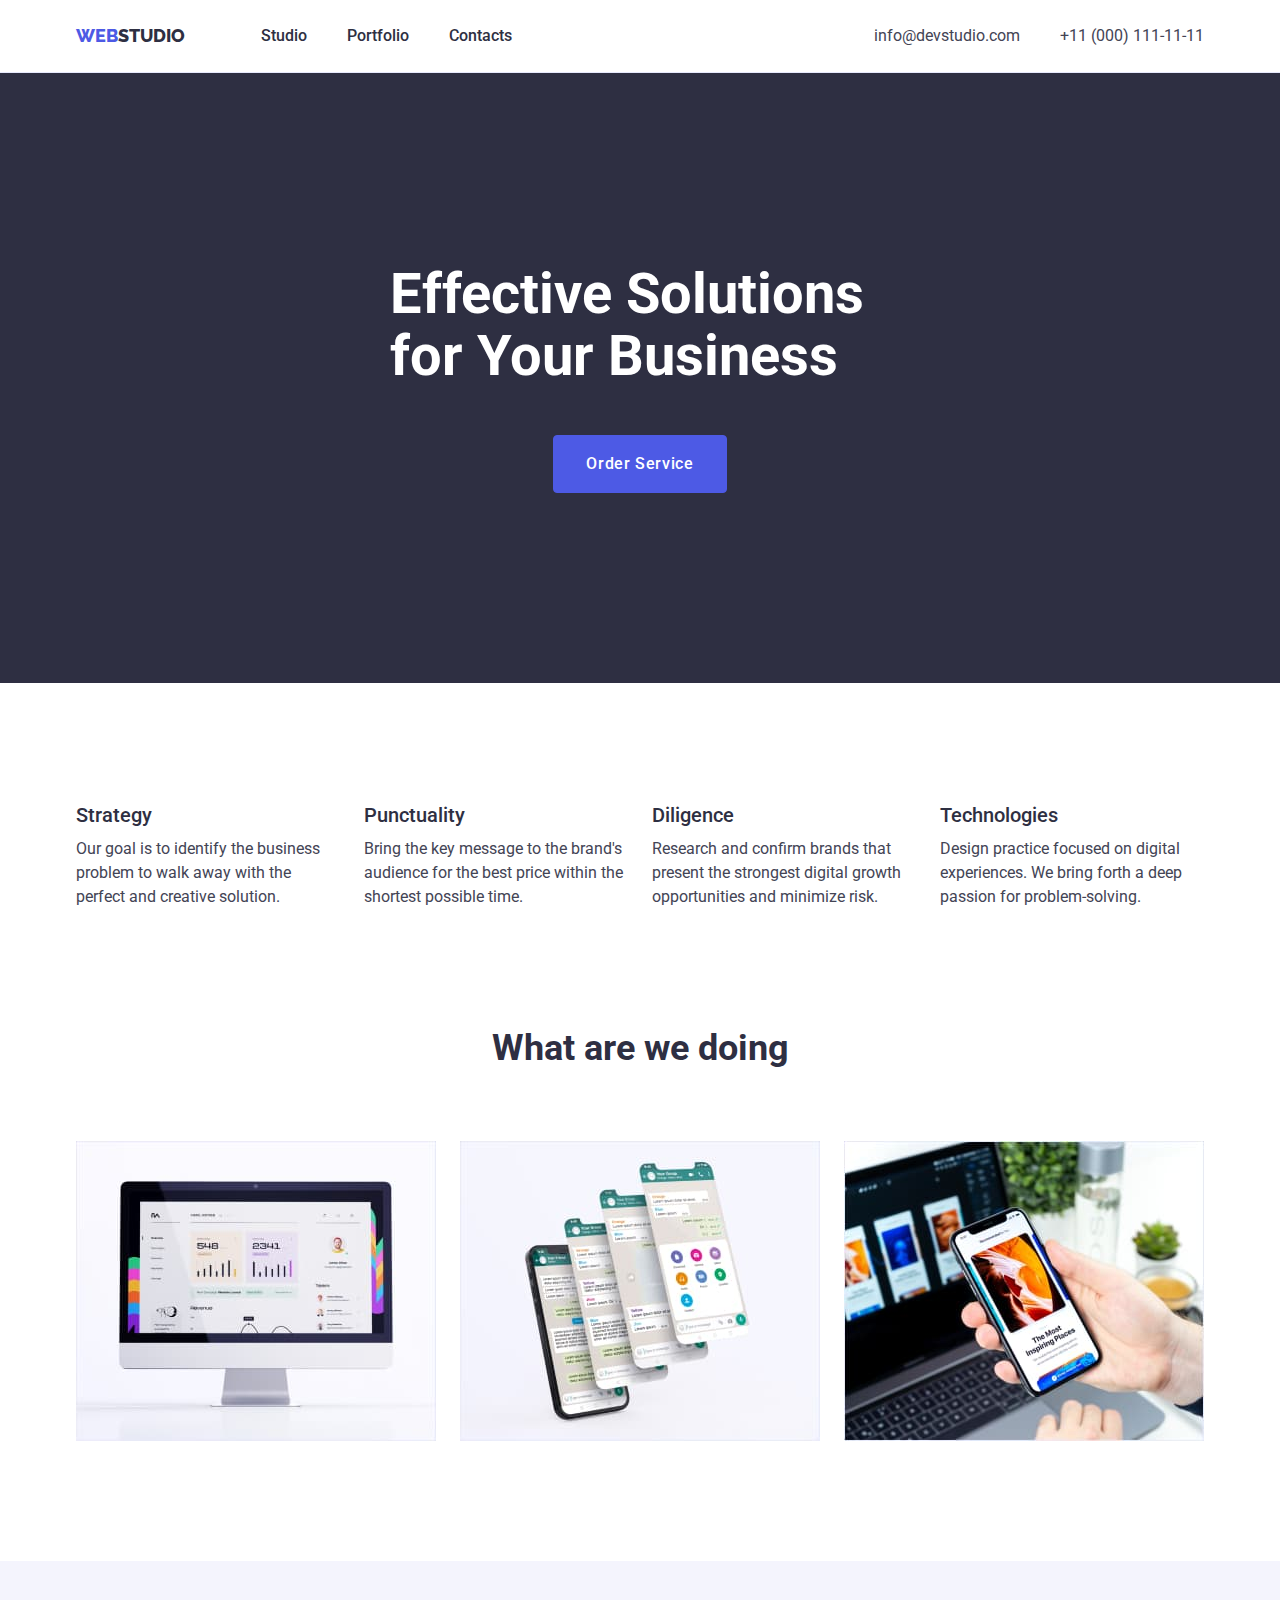
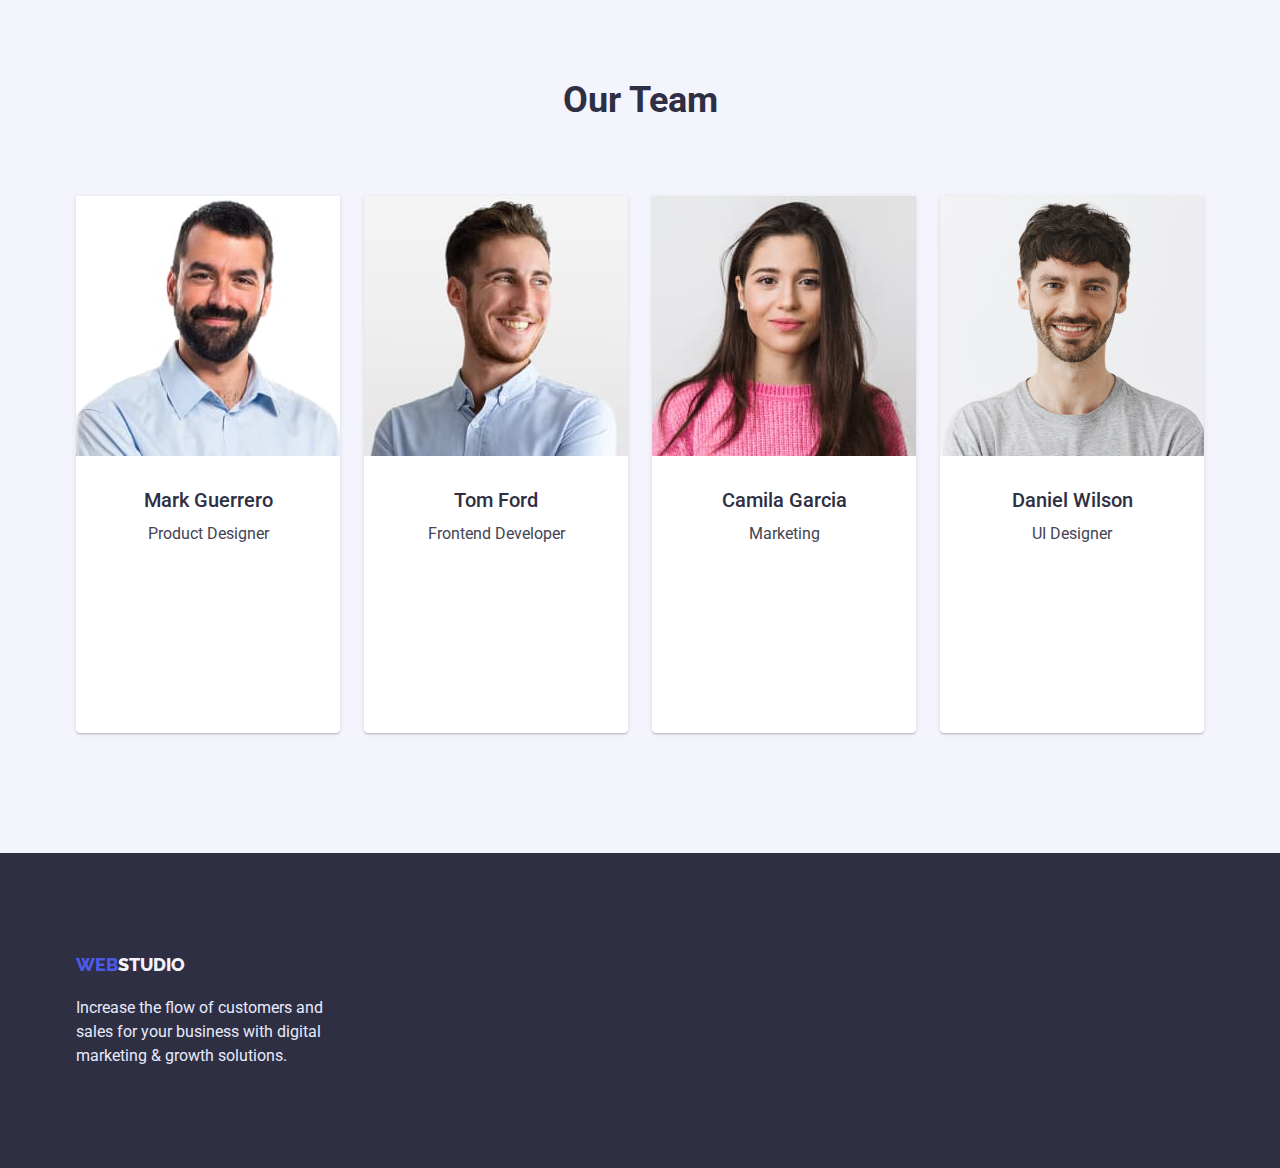
<file: index.html>
<!DOCTYPE html>
<html lang="en">
<head>
    <meta charset="UTF-8">
    <meta http-equiv="X-UA-Compatible" content="IE=edge">
    <meta name="viewport" content="width=device-width, initial-scale=1.0">
    <link rel="preconnect" href="https://fonts.googleapis.com">
    <link rel="preconnect" href="https://fonts.gstatic.com" crossorigin>
    <link href="https://fonts.googleapis.com/css2?family=Raleway:wght@800&family=Roboto:wght@400;500;700;900&display=swap" rel="stylesheet">
    <link rel="stylesheet" href="https://cdnjs.cloudflare.com/ajax/libs/modern-normalize/1.1.0/modern-normalize.min.css">   
    <link rel="stylesheet" href="./css/style.css">
    <title>Document</title>
</head>
<body>
    <!--Header-->
    <header class="header">
    <div class="container header-container">
<nav class="nav">
<a class="logo" href="./index.html"><span class="site-logo">WEB</span>STUDIO</a>
<ul class="nav-list list">
    <li class="header-item"> <a class="nav-link" href="./index.html">Studio</a> </li>
    <li class="header-item"> <a class="nav-link"  href="./portfolio.html">Portfolio</a> </li>
    <li class="header-item"> <a class="nav-link" href="./index.html">Contacts</a> </li>
</ul>
</nav>
<address class="address">
    <ul class="adress-list list"> 
    <li class="adress-item">
        <a class="mail-link" href="mailto:info@devstudio.com">info@devstudio.com
        </a>
    </li>
    <li class="adress-item">
        <a class="tel-link" href="tel:+110001111111">+11 (000) 111-11-11</a>
    </li>
    </ul>
</address>
</div>
</header>
<!--Main-->
<main>
    <!--Section 1-->
<section class="hero"> 
    <div class="container">
     <h1 class="hero-text">Effective Solutions for Your Business
    </h1>
    <button class="button-hero" type="button">Order Service</button>
    </div>
</section>
<!--Section 2-->
<section class="section"> 
    <div class="container">
<h2 hidden> Our opportunities</h2>
<ul class="main-list list">
<li class="main-item"> 
<h3 class="main-title">Strategy</h3> <p class="main-text">Our goal is to identify the business problem to walk away with the perfect and creative solution.</p> 
</li>
<li class="main-item"> 
<h3 class="main-title">Punctuality</h3> <p class="main-text">Bring the key message to the brand's audience for the best price within the shortest possible time.
</p>
</li>
<li class="main-item">
    <h3 class="main-title">Diligence</h3> <p class="main-text">Research and confirm brands that present the strongest digital growth opportunities and minimize risk.
    </p>
</li>
<li class="main-item"> 
    <h3 class="main-title">Technologies</h3> <p class="main-text">Design practice focused on digital experiences. We bring forth a deep passion for problem-solving.
    </p>
</li>
 </ul>
</div>
</section>
<!--Section 3-->
<section class="photos">
    <div class="container ">
<h2 class="photos-title">What are we doing</h2>
<ul class="photos-list list">
    <li class="photos-item"><img src="./images/photo-1.jpg" alt="pc" width="360"></li>
    <li class="photos-item"><img src="./images/photo-2.jpg" alt="mobile app" width="360"></li>
    <li class="photos-item"><img src="./images/photo-3.jpg" alt="phone in hand" width="360"></li>
</ul>
</div>
</section>
<!--Section 4-->
<section class="main-team">
    <div class="container team-container">
    <h2 class="team">Our Team</h2>
    <ul class="team-list list">
    <li class="team-item">
        <img src="./images/mark-photo.jpg" alt="mark on photo" width="264">
        <div class="team-content">
        <h3 class="team-title">Mark Guerrero</h3> <p class="team-text">Product Designer</p>
        <div class="team-icon">
        <svg width="40"> <circle><use hre="#icon-clock2"></use></circle> </svg>
        <svg width="40"> <circle><use hre="#icon-clock2"></use> </circle></svg> 
        <svg width="40"> <circle><use hre="#icon-clock2"></use> </circle></svg>
        <svg width="40"> <circle r="100" cx="200" fill="red"><use hre="#icon-clock2"></use> </circle></svg>
        </div>
    </div>
    </li>
    <li class="team-item"> <img src="./images/tom-photo.jpg" alt="tom on photo" width="264">
        <div class="team-content">
        <h3 class="team-title">Tom Ford</h3> <p class="team-text">Frontend Developer</p>
    </div>
    </li>
    <li class="team-item"> <img src="./images/camila-photo.jpg" alt="camila on photo" width="264">
        <div class="team-content">
        <h3 class="team-title">Camila Garcia</h3> <p class="team-text">Marketing</p>
    </div>
    </li>
    <li class="team-item"> <img src="./images/danial-photo.jpg" alt="daniel on photo" width="264">
        <div class="team-content">
        <h3 class="team-title">Daniel Wilson</h3> <p class="team-text">UI Designer</p>
    </div>
    </li>
    </ul>
</div>
</section>
</main>
<!--Footer-->
<footer class="footer">
    <div class="container">
    <a class="logo-footer" href="./index.html"><span class="site-logo">WEB</span>STUDIO</a>
<p class="footer-text">
 Increase the flow of customers and sales for your business with digital marketing & growth solutions.
</p>
</div>
</footer>
</body>
</html>
</file>
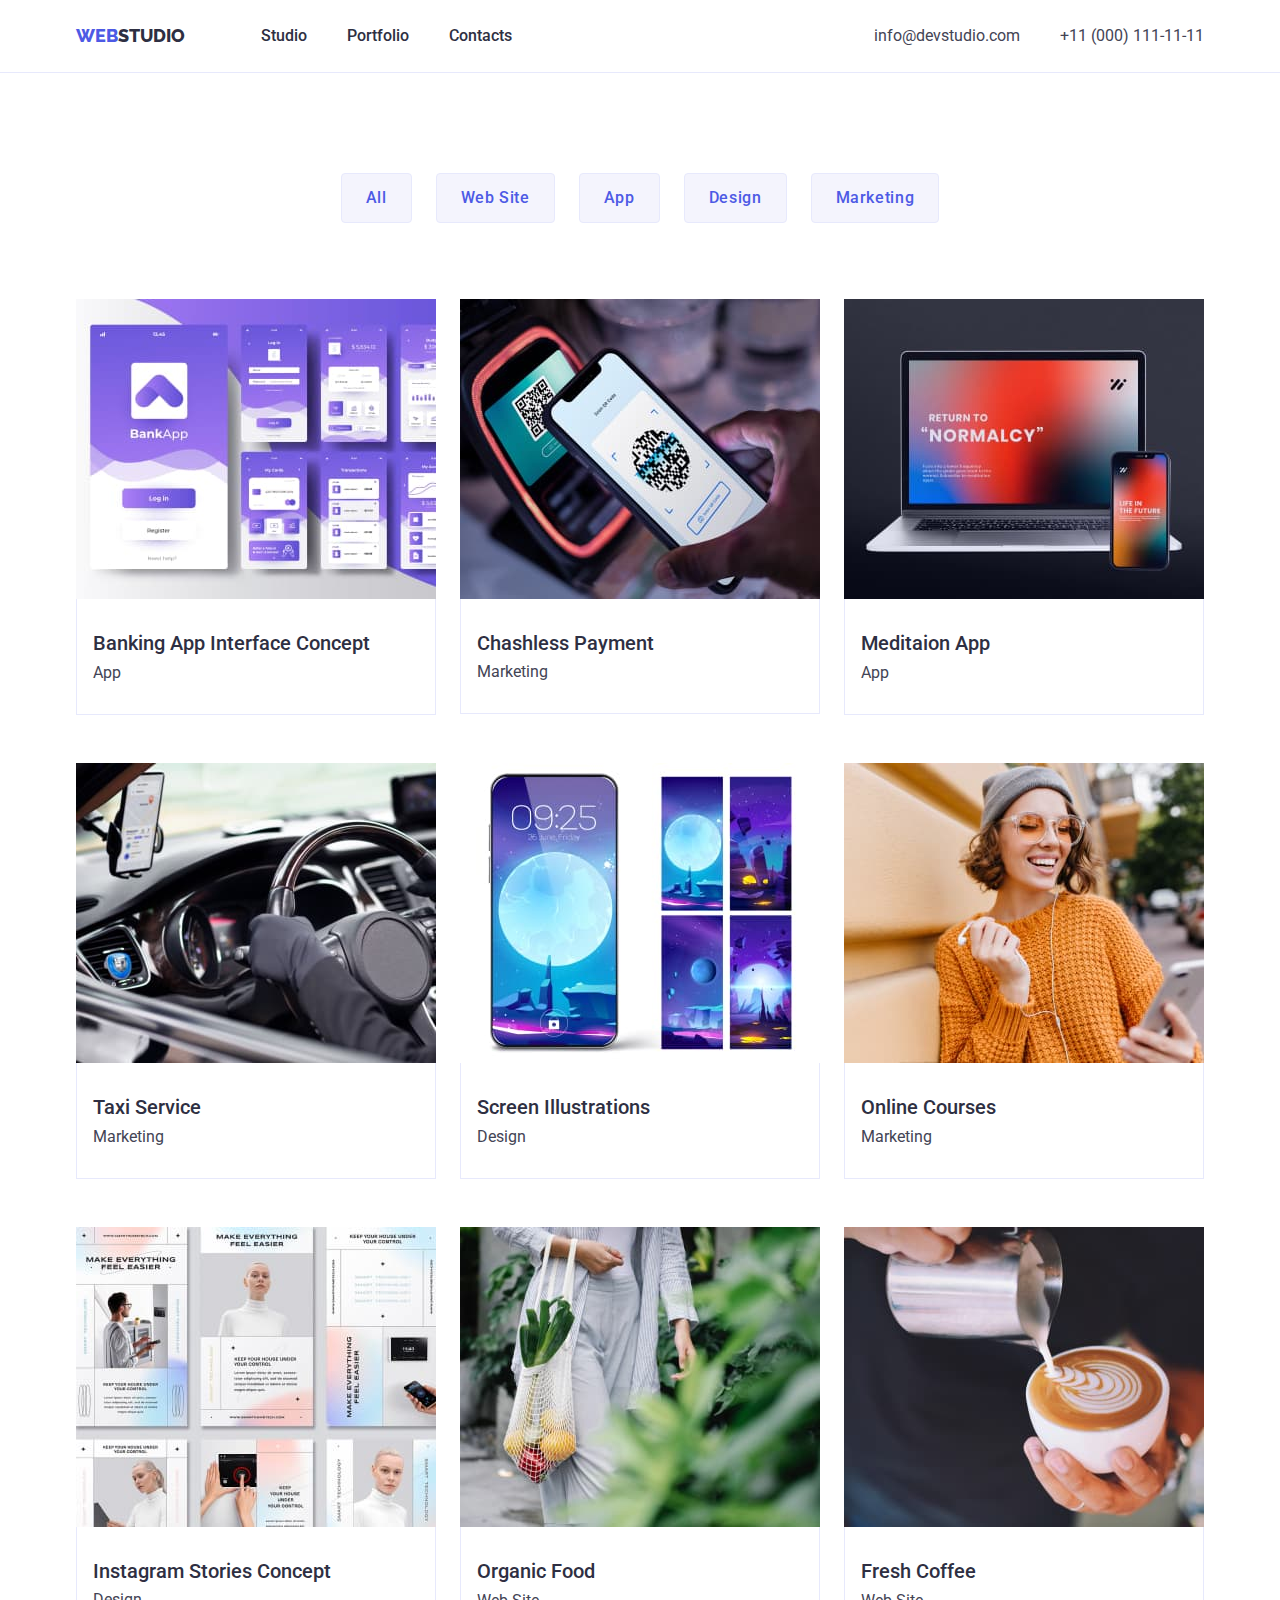
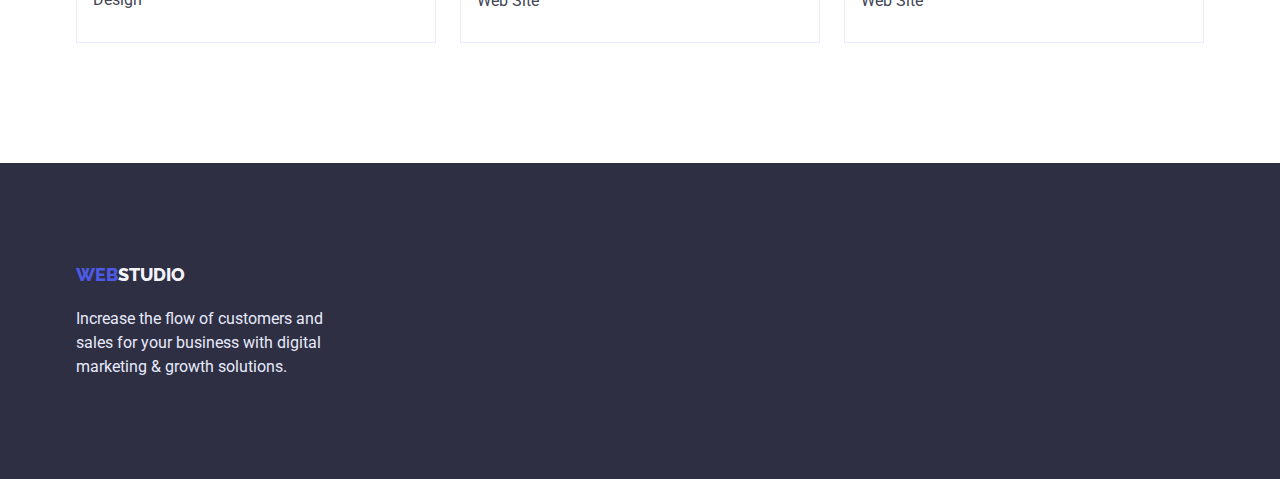
<file: portfolio.html>
<!DOCTYPE html>
<html lang="en">
<head>
    <meta charset="UTF-8">
    <meta http-equiv="X-UA-Compatible" content="IE=edge">
    <meta name="viewport" content="width=device-width, initial-scale=1.0">
    <link rel="preconnect" href="https://fonts.googleapis.com">
    <link rel="preconnect" href="https://fonts.gstatic.com" crossorigin>
    <link href="https://fonts.googleapis.com/css2?family=Raleway:wght@800&family=Roboto:wght@400;500;700;900&display=swap" rel="stylesheet">
    <link rel="stylesheet" href="https://cdnjs.cloudflare.com/ajax/libs/modern-normalize/1.1.0/modern-normalize.min.css"> 
    <link rel="stylesheet" href="./css/style.css">
    <title>Document</title>
</head>
<body>
    <!--Header-->
    <header class="header">
        <div class="container header-container">
        <nav class="nav list">
        <a class="logo" href="./index.html"><span class="site-logo">WEB</span>STUDIO</a>
        <ul class="nav-list list">
            <li class="header-item"> <a class="nav-link" href="./index.html">Studio</a> </li>
            <li class="header-item"> <a class="nav-link"  href="./portfolio.html">Portfolio</a> </li>
            <li class="header-item"> <a class="nav-link" href="./index.html">Contacts</a> </li>
        </ul>
        </nav>
        <address class="address">
            <ul class="adress-list list"> 
            <li class="adress-item">
                <a class="mail-link" href="mailto:info@devstudio.com">info@devstudio.com
                </a>
            </li>
            <li class="adress-item">
                <a class="tel-link" href="tel:+110001111111">+11 (000) 111-11-11</a>
            </li>
            </ul>
        </address>
    </div>
        </header>
    <!--Main-->
    <main>
        <!--Section-->
        <section class="portfolio-main">
            <div class="container button-container">
            <h1 hidden>Buttons transation</h1>
            <ul class="button-list list">
                <li class="button-item"><button class="button-portfolio" type="button">All</button></li>
                <li class="button-item"><button class="button-portfolio" type="button">Web Site</button></li>
                <li class="button-item"><button class="button-portfolio" type="button">App</button></li>
                <li class="button-item"><button class="button-portfolio" type="button">Design</button></li>
                <li class="button-item"><button class="button-portfolio" type="button">Marketing</button></li>
            </ul>
        </div>
            <div class=" images-container">
            <ul class="images-list list">
                <li class="images-item"><img src="./images/photo-1p.jpg" alt="Banking app" width="360" >
                    <div class="image-border">
                <h2 class="images-title">Banking App Interface Concept</h2>
                <p class="images-text">App</p>
              </div>
                </li>
                <li class="images-item"><img src="./images/photo-2p.jpg" alt="Chasless payment" width="360" >
                    <div class="image-border">
                    <h2 class="images-title">Chashless Payment</h2>
                    <p class="transation-text">Marketing</p> </div> </li>
                <li class="images-item"><img src="./images/photo-3p.jpg" alt="Meditaion app" width="360" >
                    <div class="image-border">
                    <h2 class="images-title">Meditaion App</h2>
                    <p class="images-text">App</p> </div></li>
                <li class="images-item"><img src="./images/photo-4p.jpg" alt="Taxi service" width="360" >
                    <div class="image-border">
                    <h2 class="images-title">Taxi Service</h2>
                    <p class="images-text">Marketing</p> </div></li>
                <li class="images-item"><img src="./images/photo-5p.jpg" alt="Screen Illustrations" width="360" >
                    <div class="image-border">
                    <h2 class="images-title">Screen Illustrations</h2>
                    <p class="images-text">Design</p> </div></li>
                <li class="images-item"><img src="./images/photo-6p.jpg" alt="Online Courses" width="360" >
                    <div class="image-border">
                    <h2 class="images-title">Online Courses</h2>
                    <p class="images-text">Marketing</p> </div></li>
                <li class="images-item"><img src="./images/photo-7p.jpg" alt="Instaram stories" width="360" >
                    <div class="image-border">
                    <h2 class="images-title">Instagram Stories Concept</h2>
                    <p class="imagesn-text">Design</p> </div></li>
                <li class="images-item"><img src="./images/photo-8p.jpg" alt="Organic food" width="360" >
                    <div class="image-border">
                    <h2 class="images-title">Organic Food</h2>
                    <p class="images-text">Web Site</p> </div></li>
                <li class="images-item"><img src="./images/photo-9p.jpg" alt="Fresh coffee" width="360" >
                    <div class="image-border">
                    <h2 class="images-title">Fresh Coffee</h2>
                    <p class="images-text">Web Site</p> </div></li>
            </ul>
        </div>
        </section>
    </main>
    <!--Footer-->
    <footer class="footer">
        <div class="container">
    <a class="logo-footer" href="./index.html"><span class="site-logo">WEB</span>STUDIO</a>
<p class="footer-text">
 Increase the flow of customers and sales for your business with digital marketing & growth solutions.
</p>
</div>
</footer>
</body>
</html>
</file>
<file: css/style.css>
*,
*::before,
*::after {
    box-sizing: border-box;
}
:root {
  --primary-font: 'Raleway', sans-serif;
  --text-hover-focus-color: #404BBF;
  --primary-text-color: #2E2F42;
  --secondari-text-color: #434455;
}

.list {
    list-style: none;
    margin: 0;
    padding: 0;
}

h1, h2, h3, h4, h5, h6, p {
    margin: 0;
}

ul {
    margin: 0;
}

/*-------COMPONENTS-------*/

.container {
    padding: 0 15px;
    margin-left: auto; 
    margin-right: auto;
    width: 1158px;
}

.button-container, .header-container, .nav-list, .adress-list, .main-list, .photos-list, .team-list, .button-container, .button-list, .images-list {
    display: flex;
}

.hero-text, .button-hero {
    display: block;
}

.section, .photos {
    padding-top: 120px;
}

.portfolio-main {
    padding-top: 100px;
    padding-bottom: 120px;
}

.header, .image-border {
    border: 1px solid #E7E9FC;
    border-top-style: none;
}

.logo, .nav-link, .mail-link, .tel-link {
    padding-top: 24px;
    padding-bottom: 24px;
}

img {
    display: block;
    max-width: 100%;
    height: auto;
}

body {
    background-color: #FFFFFF;
    font-family: 'Roboto', sans-serif;
    color:var(--secondari-text-color)
}

/*--------Logo--------*/

.logo {
    font-family: var(--primary-font);
    color: var(--primary-text-color);
    font-weight: 800;
    font-size: 18px;
    line-height: 1.33;
    text-decoration:none;
}
.site-logo {
    color: #4D5AE5;
    
}


/*--------HEADER container---------*/

.header {
    border-top-style: none;
    border-left-style: none;
    border-right-style: none;
}

.header-container {
    align-items: center;
      
}

/*--------NAV--------*/
.nav {
    display: flex;
    align-items: center;
}

.nav-list {
    margin-left: 76px;
}

.nav-list .header-item:not(:last-child) {
    margin-right: 40px;
}

.nav-link {
font-weight: 500;
font-size: 16px;
line-height: 1.5;
color: #2E2F42;
text-decoration: none;

}

/*-----HOVER-FOCUS------*/

.nav-link:hover,
.nav-link:focus,
.mail-link:hover,
.mail-link:focus,
.tel-link:hover,
.tel-link:focus {
 color: var(--text-hover-focus-color);
}
/*---------Contact--------*/

address {
    margin-left: auto;
}

.adress-list .adress-item:first-child {
 margin-right: 40px;
}

.mail-link,
.tel-link {

font-style: normal;
font-weight: 400;
font-size: 16px;
line-height: 1.5;
text-decoration: none;
color: var(--secondari-text-color);

}

/*-----Hero-----*/

.hero {

padding-top: 190px;
padding-bottom: 190px;
 background-color: var(--primary-text-color)

}

.hero-text {    

margin-bottom: 50px;
font-weight: 700;
font-size: 56px;
line-height:1.11;
color: #FFFFFF;

margin: 0 auto;
margin-bottom: 48px;
max-width: 500px;

}

.button-hero {

background-color: #4D5AE5;
font-weight: 500;
font-size: 16px;
line-height: 1.5;
cursor: pointer;
color: #FFFFFF;
letter-spacing: 0.04em;

border-radius: 4px;
margin: 0 auto;
padding: 16px 32px;
border: 1px solid #4D5AE5;

}

.button-hero:hover,
.button-hero:focus {
    border: 1px solid var(--text-hover-focus-color);
    background-color: var(--text-hover-focus-color);
}

/*-----Main-----*/

.main-item {
    width: 264px;
}

.main-list .main-item:not(:last-child) {
    margin-right: 24px;
}

.main-title {
margin-bottom: 10px;
font-weight: 500;
font-size: 20px;
line-height: 1.2;
color: var(--primary-text-color)
}
 
.main-text {
font-weight: 400;
font-size: 16px;
line-height: 1.5;
color: var(--secondari-text-color);
}

/*-----Main-photos-list-----*/

.photos-container {
 padding-bottom: 120px;
}

.photos {
    padding-bottom: 120px;
}
.photos-list .photos-item:not(:last-child) {
 margin-right: 24px;
}

.photos-title {
  margin-bottom: 72px;

  font-weight: 700;
  font-size: 36px;
  line-height: 1.11;
  text-align: center;
  color: var(--primary-text-color)

}

/*-----Main-team-----*/

.main-team {
    background-color: #F4F4FD;
    padding-top: 120px;
    padding-bottom: 120px;
}

.team-item {
    background-color: #FFFFFF;
    box-shadow: 0px 1px 6px rgba(46, 47, 66, 0.08), 0px 1px 1px rgba(46, 47, 66, 0.16), 0px 2px 1px rgba(46, 47, 66, 0.08);
    border-radius: 0px 0px 4px 4px;
}

.team-list .team-item:not(:last-child) {
 margin-right: 24px;
}

.team {
margin-bottom: 75px;
font-weight: 700;
font-size: 36px;
line-height: 1.11;
text-align: center;
color: var(--primary-text-color)
}
.team-title {
margin-bottom: 10px;
font-weight: 500;
font-size: 20px;
line-height: 1.2;
color: var(--primary-text-color)
}
.team-text {
font-weight: 400;
font-size: 16px;
line-height: 1.5;
color: var(--secondari-text-color);
}

.team-content {
    display: flex;
    flex-direction: column;
    align-items: center;
    padding: 32px 16px;
}

/*-----Footer-----*/

.footer {
    padding-top: 100px;
    padding-bottom: 100px;
    background-color: var(--primary-text-color)
}

.logo-footer {
font-weight: 800;
font-size: 18px;
line-height: 1.33;
color: #F4F4FD;
text-decoration: none;
font-family: var(--primary-font);
}
.footer-text {
margin-top: 20px;
font-weight: 400;
font-size: 16px;
line-height: 1.5;
color: #E7E9FC;
max-width: 264px;
}

/*-------------------PORTFOLIO-------------------*/


.button-list {
    margin: 0 auto;
    margin-bottom: 76px;
}

.button-list .button-item:not(:last-child) {
    margin-right: 24px;
}

.button-portfolio {
    font-weight: 500;
    font-size: 16px;
    line-height: 1.5;
    font-family: inherit;
    background-color:  #F4F4FD;
    color: #4D5AE5;
    cursor: pointer;
    letter-spacing: 0.04em;
    padding: 12px 24px;
    border: 1px solid #E7E9FC;
    border-radius: 4px;

}
.button-portfolio:hover {
    color: #FFFFFF;
    background-color: var(--text-hover-focus-color);
}

/*-------Images portfolio--------*/

.images-container {
    width: 1158px;
    margin-left: auto;
    margin-right: auto;
    padding-left: 15px;
    padding-right: 15px;

}

.images-list {
    padding: 0;
    margin: 0;
    flex-wrap: wrap;
    margin-left: -24px;
    margin-top: -48px;
}

.images-list > .images-item {
    flex-basis: calc(100% /3 - 24px );
    margin-left: 24px;
    margin-top: 48px;
}

.image-border {
    padding: 32px 16px;
}

.images-title {
margin-bottom: 8px;
font-weight: 500;
font-size: 20px;
line-height: 1.2;
color: var(--primary-text-color);
}

.images-text {
font-weight: 400;
font-size: 16px;
line-height: 1.2;
color: var(--secondari-text-color);
}
</file>
